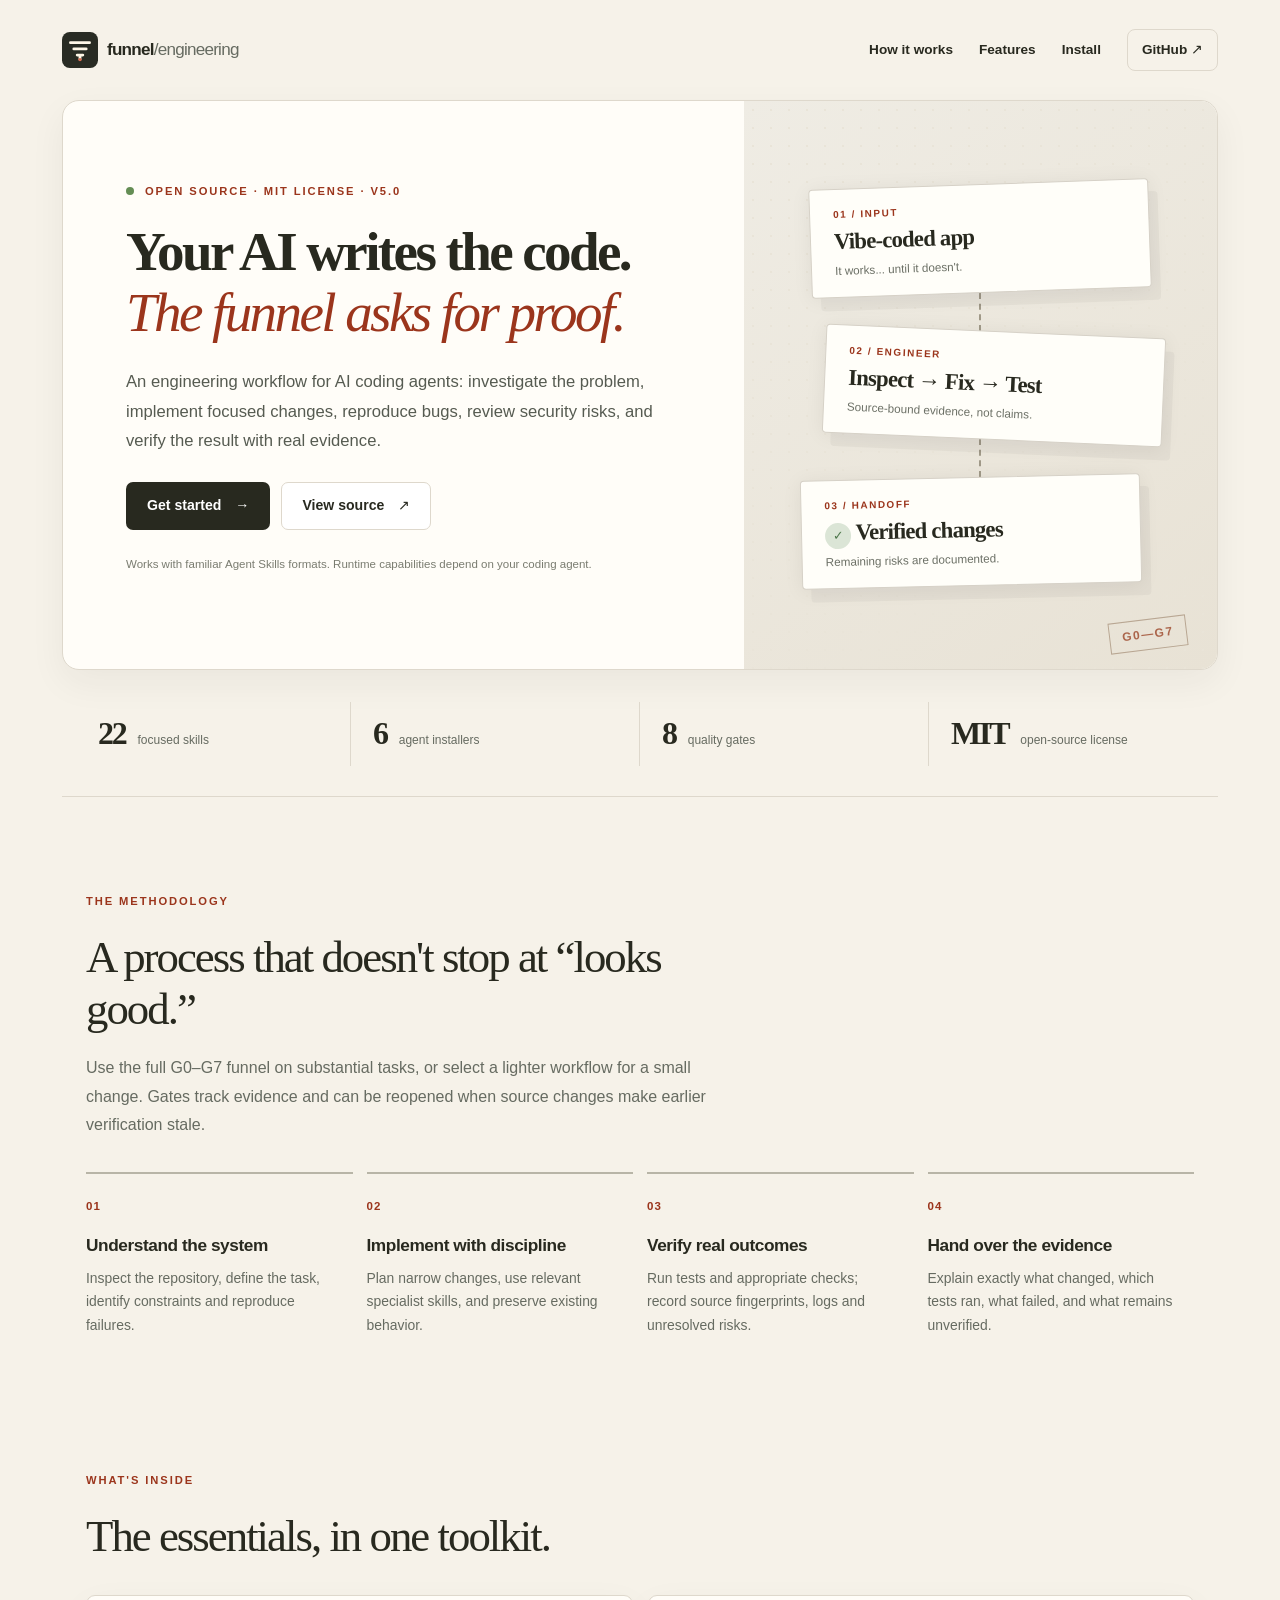
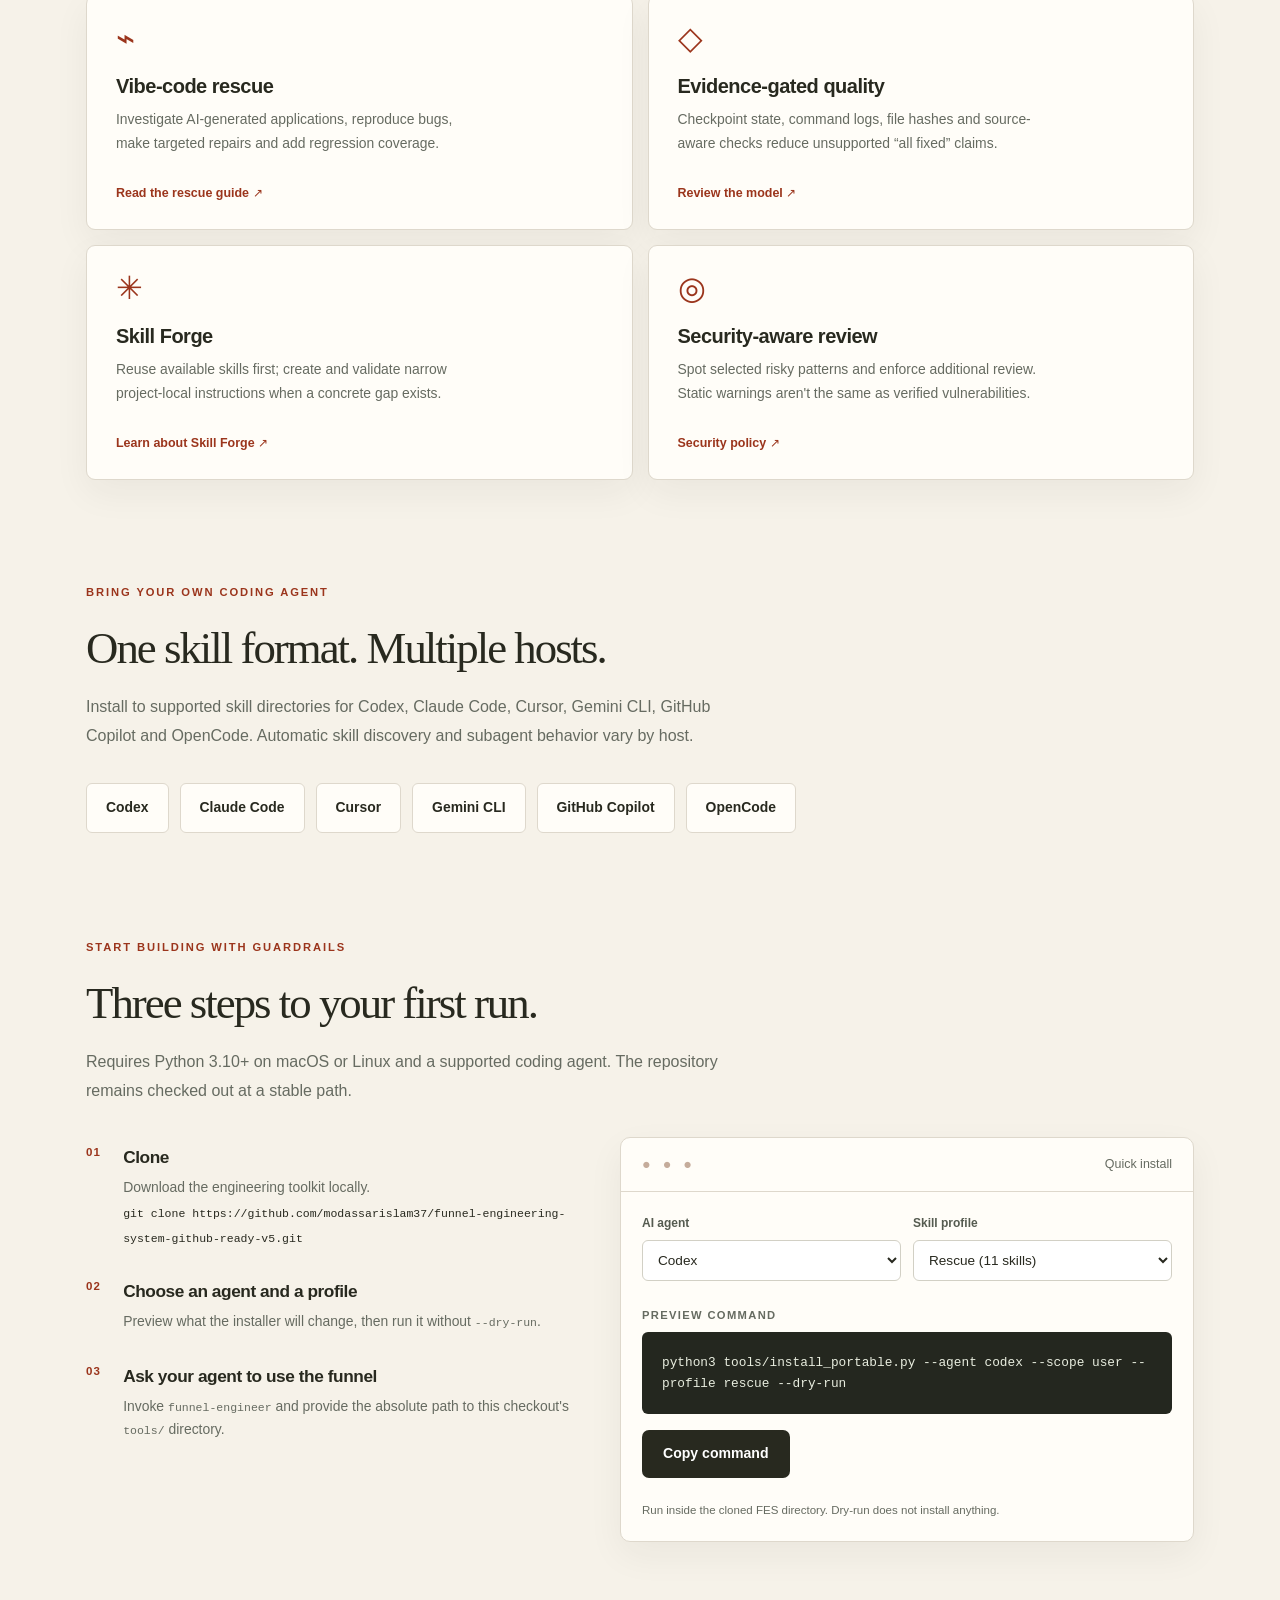
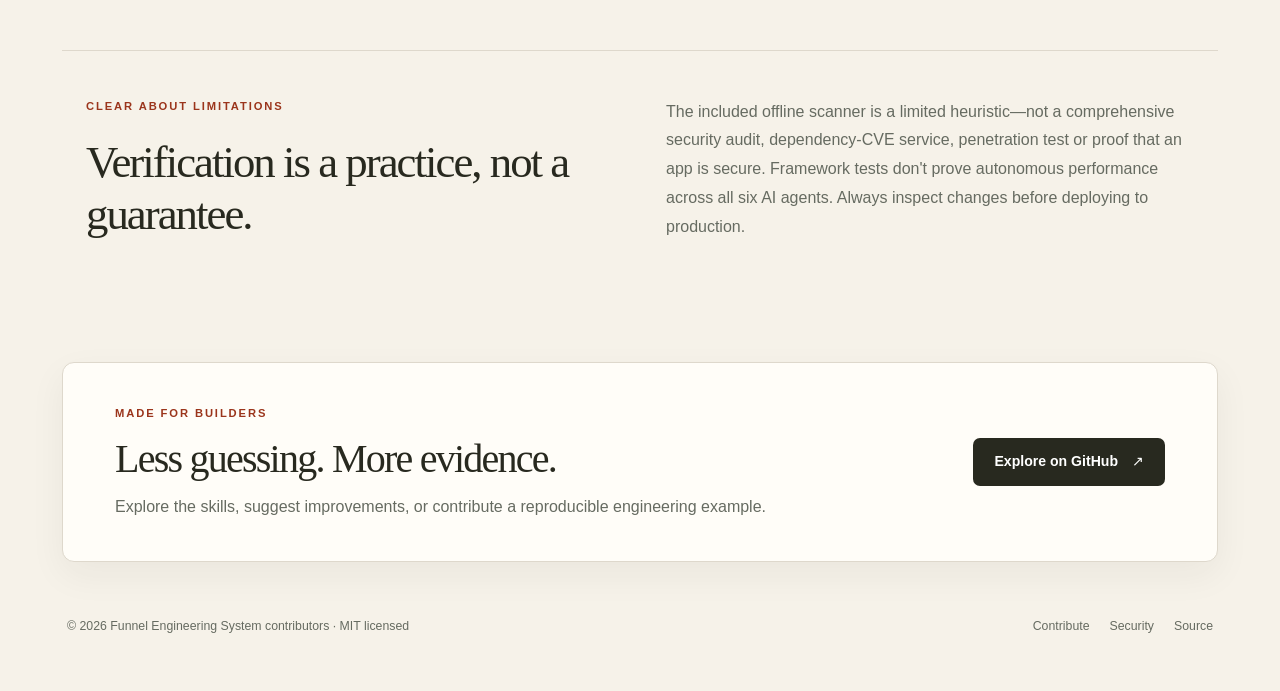
<file: docs/index.html>
<!doctype html>
<html lang="en">
<head>
  <meta charset="utf-8">
  <meta name="viewport" content="width=device-width, initial-scale=1">
  <meta name="theme-color" content="#f6f2e9">
  <title>Funnel Engineering System — AI Coding Agent Skills &amp; Vibe-Code Rescue</title>
  <meta name="description" content="Open-source engineering skills for Codex, Claude Code, Cursor and more. Audit AI-generated apps, repair bugs, check security risks and verify results with evidence.">
  <meta name="author" content="Funnel Engineering System contributors">
  <meta name="robots" content="index, follow, max-image-preview:large">
  <meta name="keywords" content="AI coding agent skills, vibe coding, AI code review, agent skills, bug fixing, security hardening, Codex, Claude Code, Cursor, software engineering">
  <link rel="canonical" href="https://modassarislam37.github.io/funnel-engineering-system-github-ready-v5/">
  <link rel="icon" type="image/svg+xml" href="assets/fes-mark.svg">
  <link rel="stylesheet" href="assets/site.css">
  <meta property="og:type" content="website">
  <meta property="og:locale" content="en_US">
  <meta property="og:site_name" content="Funnel Engineering System">
  <meta property="og:title" content="Funnel Engineering System | Give AI code a review process">
  <meta property="og:description" content="22 open-source AI agent skills, evidence-gated bug repair, security review and cross-agent installers.">
  <meta property="og:url" content="https://modassarislam37.github.io/funnel-engineering-system-github-ready-v5/">
  <meta name="twitter:card" content="summary">
  <meta name="twitter:title" content="Funnel Engineering System — Open-source AI agent workflows">
  <meta name="twitter:description" content="Turn AI-generated code into reviewed, tested, evidence-backed work.">
  <script type="application/ld+json">
  {
    "@context": "https://schema.org",
    "@type": "SoftwareSourceCode",
    "name": "Funnel Engineering System",
    "description": "An open-source, cross-agent toolkit for planning, debugging, reviewing and security-hardening AI-generated software with evidence-gated workflows.",
    "codeRepository": "https://github.com/modassarislam37/funnel-engineering-system-github-ready-v5",
    "url": "https://modassarislam37.github.io/funnel-engineering-system-github-ready-v5/",
    "license": "https://opensource.org/licenses/MIT",
    "programmingLanguage": ["Python"],
    "runtimePlatform": "macOS, Linux",
    "softwareVersion": "5.0.0",
    "isAccessibleForFree": true,
    "keywords": ["AI coding agents", "agent skills", "software engineering", "vibe code rescue", "bug fixing", "security review"],
    "author": {"@type": "Person", "name": "Modassar Islam"}
  }
  </script>
  <script defer src="assets/site.js"></script>
</head>
<body>
  <a class="skip-link" href="#main">Skip to content</a>
  <div class="site-shell">
    <header class="topbar">
      <a class="brand" href="#top" aria-label="Funnel Engineering System home">
        <img src="assets/fes-mark.svg" width="36" height="36" alt="">
        <span>funnel<span class="brand-light">/engineering</span></span>
      </a>
      <nav class="topnav" aria-label="Main navigation">
        <a href="#how-it-works">How it works</a>
        <a href="#features">Features</a>
        <a href="#install">Install</a>
        <a class="nav-github" href="https://github.com/modassarislam37/funnel-engineering-system-github-ready-v5">GitHub <span aria-hidden="true">↗</span></a>
      </nav>
    </header>
    <main id="main">
      <section class="hero paper" id="top" aria-labelledby="hero-title">
        <div class="hero-copy">
          <p class="eyebrow"><span class="status-dot" aria-hidden="true"></span> Open source · MIT license · v5.0</p>
          <h1 id="hero-title">Your AI writes the code.<br><em>The funnel asks for proof.</em></h1>
          <p class="lead">An engineering workflow for AI coding agents: investigate the problem, implement focused changes, reproduce bugs, review security risks, and verify the result with real evidence.</p>
          <div class="hero-actions">
            <a class="button button-primary" href="#install">Get started <span aria-hidden="true">→</span></a>
            <a class="button button-secondary" href="https://github.com/modassarislam37/funnel-engineering-system-github-ready-v5">View source <span aria-hidden="true">↗</span></a>
          </div>
          <p class="fine-print">Works with familiar Agent Skills formats. Runtime capabilities depend on your coding agent.</p>
        </div>
        <div class="hero-art" aria-label="Illustration of an evidence-gated engineering workflow">
          <div class="paper-note note-top"><span class="note-num">01 / INPUT</span><strong>Vibe-coded app</strong><span class="note-sub">It works... until it doesn't.</span></div>
          <div class="pipeline" aria-hidden="true"><span></span><span></span><span></span></div>
          <div class="paper-note note-mid"><span class="note-num">02 / ENGINEER</span><strong>Inspect → Fix → Test</strong><span class="note-sub">Source-bound evidence, not claims.</span></div>
          <div class="pipeline" aria-hidden="true"><span></span><span></span><span></span></div>
          <div class="paper-note note-bottom"><span class="note-num">03 / HANDOFF</span><strong><span class="small-check">✓</span> Verified changes</strong><span class="note-sub">Remaining risks are documented.</span></div>
          <span class="side-stamp" aria-hidden="true">G0—G7</span>
        </div>
      </section>
      <section class="metric-strip" aria-label="Project at a glance">
        <div><span class="metric-number">22</span><span class="metric-label">focused skills</span></div>
        <div><span class="metric-number">6</span><span class="metric-label">agent installers</span></div>
        <div><span class="metric-number">8</span><span class="metric-label">quality gates</span></div>
        <div><span class="metric-number">MIT</span><span class="metric-label">open-source license</span></div>
      </section>
      <section class="section" id="how-it-works" aria-labelledby="workflow-title">
        <div class="section-heading">
          <p class="eyebrow">The methodology</p>
          <h2 id="workflow-title">A process that doesn't stop at “looks good.”</h2>
          <p>Use the full G0–G7 funnel on substantial tasks, or select a lighter workflow for a small change. Gates track evidence and can be reopened when source changes make earlier verification stale.</p>
        </div>
        <ol class="steps">
          <li><span class="step-index">01</span><div><h3>Understand the system</h3><p>Inspect the repository, define the task, identify constraints and reproduce failures.</p></div></li>
          <li><span class="step-index">02</span><div><h3>Implement with discipline</h3><p>Plan narrow changes, use relevant specialist skills, and preserve existing behavior.</p></div></li>
          <li><span class="step-index">03</span><div><h3>Verify real outcomes</h3><p>Run tests and appropriate checks; record source fingerprints, logs and unresolved risks.</p></div></li>
          <li><span class="step-index">04</span><div><h3>Hand over the evidence</h3><p>Explain exactly what changed, which tests ran, what failed, and what remains unverified.</p></div></li>
        </ol>
      </section>
      <section class="section" id="features" aria-labelledby="features-title">
        <div class="section-heading"><p class="eyebrow">What's inside</p><h2 id="features-title">The essentials, in one toolkit.</h2></div>
        <div class="feature-grid">
          <article class="feature-card paper"><span class="feature-icon" aria-hidden="true">⌁</span><h3>Vibe-code rescue</h3><p>Investigate AI-generated applications, reproduce bugs, make targeted repairs and add regression coverage.</p><a href="https://github.com/modassarislam37/funnel-engineering-system-github-ready-v5/blob/main/docs/hardening.md">Read the rescue guide <span aria-hidden="true">↗</span></a></article>
          <article class="feature-card paper"><span class="feature-icon" aria-hidden="true">◇</span><h3>Evidence-gated quality</h3><p>Checkpoint state, command logs, file hashes and source-aware checks reduce unsupported “all fixed” claims.</p><a href="https://github.com/modassarislam37/funnel-engineering-system-github-ready-v5/blob/main/docs/operating-model.md">Review the model <span aria-hidden="true">↗</span></a></article>
          <article class="feature-card paper"><span class="feature-icon" aria-hidden="true">✳</span><h3>Skill Forge</h3><p>Reuse available skills first; create and validate narrow project-local instructions when a concrete gap exists.</p><a href="https://github.com/modassarislam37/funnel-engineering-system-github-ready-v5/blob/main/docs/skill-forge.md">Learn about Skill Forge <span aria-hidden="true">↗</span></a></article>
          <article class="feature-card paper"><span class="feature-icon" aria-hidden="true">◎</span><h3>Security-aware review</h3><p>Spot selected risky patterns and enforce additional review. Static warnings aren't the same as verified vulnerabilities.</p><a href="https://github.com/modassarislam37/funnel-engineering-system-github-ready-v5/blob/main/SECURITY.md">Security policy <span aria-hidden="true">↗</span></a></article>
        </div>
      </section>
      <section class="section compatibility" aria-labelledby="agents-title">
        <div class="section-heading"><p class="eyebrow">Bring your own coding agent</p><h2 id="agents-title">One skill format. Multiple hosts.</h2><p>Install to supported skill directories for Codex, Claude Code, Cursor, Gemini CLI, GitHub Copilot and OpenCode. Automatic skill discovery and subagent behavior vary by host.</p></div>
        <div class="agent-chips" aria-label="Agents with installers"><span>Codex</span><span>Claude Code</span><span>Cursor</span><span>Gemini CLI</span><span>GitHub Copilot</span><span>OpenCode</span></div>
      </section>
      <section class="section install-section" id="install" aria-labelledby="install-title">
        <div class="section-heading"><p class="eyebrow">Start building with guardrails</p><h2 id="install-title">Three steps to your first run.</h2><p>Requires Python 3.10+ on macOS or Linux and a supported coding agent. The repository remains checked out at a stable path.</p></div>
        <div class="install-layout">
          <div class="install-instructions">
            <div class="instruction"><span class="step-index">01</span><div><h3>Clone</h3><p>Download the engineering toolkit locally.</p><code>git clone https://github.com/modassarislam37/funnel-engineering-system-github-ready-v5.git</code></div></div>
            <div class="instruction"><span class="step-index">02</span><div><h3>Choose an agent and a profile</h3><p>Preview what the installer will change, then run it without <code>--dry-run</code>.</p></div></div>
            <div class="instruction"><span class="step-index">03</span><div><h3>Ask your agent to use the funnel</h3><p>Invoke <code>funnel-engineer</code> and provide the absolute path to this checkout's <code>tools/</code> directory.</p></div></div>
          </div>
          <div class="code-panel paper" aria-label="Interactive installation command">
            <div class="code-panel-top"><span class="terminal-dots" aria-hidden="true">● ● ●</span><span>Quick install</span></div>
            <div class="code-controls">
              <label for="agent-select">AI agent</label>
              <select id="agent-select"><option value="codex">Codex</option><option value="claude">Claude Code</option><option value="cursor">Cursor</option><option value="gemini">Gemini CLI</option><option value="copilot">GitHub Copilot</option><option value="opencode">OpenCode</option></select>
              <label for="profile-select">Skill profile</label>
              <select id="profile-select"><option value="rescue">Rescue (11 skills)</option><option value="core">Core (9 skills)</option><option value="full">Full (22 skills)</option></select>
            </div>
            <p class="code-label">Preview command</p>
            <pre><code id="install-command">python3 tools/install_portable.py --agent codex --scope user --profile rescue --dry-run</code></pre>
            <button type="button" class="button button-primary copy-button" id="copy-command">Copy command</button>
            <p class="copy-status" id="copy-status" role="status" aria-live="polite"></p>
            <p class="code-footnote">Run inside the cloned FES directory. Dry-run does not install anything.</p>
          </div>
        </div>
      </section>
      <section class="section caution" aria-labelledby="limits-title">
        <div><p class="eyebrow">Clear about limitations</p><h2 id="limits-title">Verification is a practice, not a guarantee.</h2></div>
        <p>The included offline scanner is a limited heuristic—not a comprehensive security audit, dependency-CVE service, penetration test or proof that an app is secure. Framework tests don't prove autonomous performance across all six AI agents. Always inspect changes before deploying to production.</p>
      </section>
      <section class="bottom-cta paper">
        <div><p class="eyebrow">Made for builders</p><h2>Less guessing. More evidence.</h2><p>Explore the skills, suggest improvements, or contribute a reproducible engineering example.</p></div>
        <a class="button button-primary" href="https://github.com/modassarislam37/funnel-engineering-system-github-ready-v5">Explore on GitHub <span aria-hidden="true">↗</span></a>
      </section>
    </main>
    <footer class="footer">
      <p>© 2026 Funnel Engineering System contributors · MIT licensed</p>
      <div><a href="https://github.com/modassarislam37/funnel-engineering-system-github-ready-v5/blob/main/CONTRIBUTING.md">Contribute</a><a href="https://github.com/modassarislam37/funnel-engineering-system-github-ready-v5/blob/main/SECURITY.md">Security</a><a href="https://github.com/modassarislam37/funnel-engineering-system-github-ready-v5">Source</a></div>
    </footer>
  </div>
</body>
</html>
</file>
<file: docs/assets/site.css>
:root{color-scheme:light;--paper:#fffdf8;--canvas:#f6f2e9;--ink:#28291f;--muted:#666b61;--border:#ded8cc;--accent:#c85231;--accent-dark:#9b351c;--sage:#dbe5d6;--shadow:0 13px 36px rgba(45,45,33,.055);font-family:Inter,ui-sans-serif,-apple-system,BlinkMacSystemFont,"Segoe UI",sans-serif;font-synthesis:none}*{box-sizing:border-box}html{scroll-behavior:smooth}body{margin:0;background:var(--canvas);color:var(--ink);line-height:1.55}a{color:inherit}button,select{font:inherit}button{cursor:pointer}img{max-width:100%}.site-shell{max-width:1216px;padding:0 30px;margin:0 auto}.skip-link{position:absolute;left:12px;top:-100px;z-index:1000;background:#fff;padding:10px;border:2px solid var(--ink)}.skip-link:focus{top:12px}:focus-visible{outline:3px solid var(--accent);outline-offset:3px}.topbar{height:100px;display:flex;justify-content:space-between;align-items:center;gap:24px}.brand{display:flex;align-items:center;gap:9px;text-decoration:none;font-weight:800;letter-spacing:-.045em;font-size:1.07rem}.brand-light{font-weight:500;color:var(--muted)}.topnav{display:flex;align-items:center;gap:26px;font-size:.85rem;font-weight:650}.topnav a{text-decoration:none}.topnav a:hover,.footer a:hover{color:var(--accent-dark)}.nav-github{padding:9px 14px;border:1px solid var(--border);border-radius:8px}.paper{border:1px solid var(--border);background:var(--paper);box-shadow:var(--shadow)}.hero{min-height:570px;border-radius:17px;display:grid;grid-template-columns:1.18fr .82fr;overflow:hidden}.hero-copy{padding:82px 50px 60px 63px;position:relative;z-index:1}.eyebrow{color:var(--accent-dark);font-size:.7rem;text-transform:uppercase;letter-spacing:.17em;font-weight:800;margin:0 0 22px}.status-dot{display:inline-block;width:8px;height:8px;background:#648d54;border-radius:50%;margin-right:6px}.hero h1,h2,h3,p{margin-top:0}.hero h1,h2{font-family:Georgia,"Times New Roman",serif;letter-spacing:-.047em}.hero h1{font-size:clamp(2.65rem,4.3vw,4.5rem);line-height:1.1;margin:0 0 24px;font-weight:600}.hero h1 em{font-weight:400;color:var(--accent-dark);font-style:italic}.lead{max-width:540px;font-size:1.04rem;color:#565b51;line-height:1.75;margin-bottom:27px}.hero-actions{display:flex;flex-wrap:wrap;gap:11px}.button{display:inline-flex;align-items:center;justify-content:center;gap:14px;padding:12px 20px;border-radius:7px;border:1px solid transparent;text-decoration:none;font-size:.88rem;font-weight:760;white-space:nowrap;transition:transform .16s ease,box-shadow .16s ease}.button:hover{transform:translateY(-2px)}.button-primary{background:var(--ink);color:white}.button-primary:hover{background:#484a3d;box-shadow:0 6px 13px #28291f25}.button-secondary{border-color:var(--border);background:#fff;color:var(--ink)}.fine-print{color:#7a7c70;font-size:.72rem;margin:26px 0 0}.hero-art{position:relative;background:radial-gradient(circle at center,#e9e4d8 1px,transparent 1px) 0 0/18px 18px,linear-gradient(145deg,#efece4,#e8e2d5);display:flex;align-items:center;justify-content:center;flex-direction:column;padding:60px 40px}.paper-note{background:#fffef9;width:min(340px,100%);border:1px solid #d6d1c7;box-shadow:9px 13px 0 #22221e0a,0 2px 20px #22221e10;border-radius:4px;padding:17px 23px;transform:rotate(-2deg);display:flex;flex-direction:column;gap:2px}.note-mid{transform:rotate(2.5deg);margin-left:28px}.note-bottom{transform:rotate(-1.3deg);margin-right:18px}.note-num{font-size:.62rem;letter-spacing:.16em;color:var(--accent-dark);font-weight:900}.paper-note strong{font-family:Georgia,serif;font-size:1.42rem;letter-spacing:-.035em}.note-sub{font-size:.73rem;color:#6c7066}.small-check{display:inline-grid;background:var(--sage);color:#4d774b;width:26px;height:26px;border-radius:50%;place-items:center;font-family:ui-sans-serif,sans-serif;font-size:.8rem}.pipeline{width:1px;height:38px;border-left:2px dashed #a09988}.side-stamp{position:absolute;bottom:19px;right:30px;transform:rotate(-7deg);border:1px solid #b9a793;color:#ab654b;font-size:.75rem;letter-spacing:.13em;padding:5px 12px;font-weight:800}.metric-strip{display:grid;grid-template-columns:repeat(4,1fr);gap:0;padding:32px 0 30px;border-bottom:1px solid var(--border)}.metric-strip>div{display:flex;align-items:baseline;gap:12px;padding:7px 22px;border-right:1px solid var(--border)}.metric-strip>div:first-child{padding-left:36px}.metric-strip>div:last-child{border-right:0}.metric-number{font-family:Georgia,serif;font-weight:700;font-size:2rem;letter-spacing:-.07em}.metric-label{font-size:.75rem;color:var(--muted)}.section{padding:96px 24px 8px;scroll-margin-top:40px}.section-heading{max-width:660px;margin:0 0 32px}.section-heading h2,.caution h2,.bottom-cta h2{font-family:Georgia,serif;font-size:clamp(2.05rem,3.5vw,3.25rem);line-height:1.16;font-weight:500;letter-spacing:-.044em;margin:0 0 18px}.section-heading>p:last-child{color:var(--muted);line-height:1.8;margin:0}.steps{display:grid;grid-template-columns:repeat(4,1fr);gap:14px;list-style:none;margin:0;padding:0}.steps li{border-top:2px solid #b8b5a7;padding:19px 13px 16px 0}.step-index{color:var(--accent-dark);font-weight:850;font-size:.72rem;letter-spacing:.1em}.steps h3,.feature-card h3,.instruction h3{font-size:1.08rem;letter-spacing:-.025em;margin:14px 0 8px}.steps p,.feature-card p,.instruction p{font-size:.87rem;color:var(--muted);line-height:1.7}.feature-grid{display:grid;grid-template-columns:repeat(2,1fr);gap:15px}.feature-card{min-height:235px;border-radius:9px;padding:26px 29px;display:flex;align-items:flex-start;flex-direction:column}.feature-icon{color:var(--accent-dark);font-size:2rem;line-height:1}.feature-card h3{font-size:1.25rem;margin:17px 0 6px}.feature-card p{max-width:370px}.feature-card a{color:var(--accent-dark);font-size:.78rem;font-weight:800;text-decoration:none;margin-top:auto}.feature-card a:hover{text-decoration:underline}.compatibility{padding-bottom:10px}.agent-chips{display:flex;flex-wrap:wrap;gap:11px}.agent-chips span{padding:13px 19px;background:var(--paper);border:1px solid var(--border);border-radius:6px;font-size:.87rem;font-weight:700}.install-layout{display:grid;grid-template-columns:.92fr 1.08fr;gap:45px;align-items:start}.instruction{display:flex;gap:22px;padding:7px 0 22px}.instruction h3{margin:0 0 5px}.instruction p{margin:0}.instruction code{font-size:.72rem;overflow-wrap:anywhere}.code-panel{border-radius:10px;overflow:hidden}.code-panel-top{padding:15px 21px;border-bottom:1px solid var(--border);display:flex;justify-content:space-between;align-items:center;color:var(--muted);font-size:.78rem}.terminal-dots{color:#c5ac9b;font-size:.9rem;letter-spacing:4px}.code-controls{display:grid;grid-template-columns:1fr 1fr;gap:8px 12px;padding:22px 21px 9px}.code-controls label{font-size:.75rem;font-weight:750;color:#555b50}.code-controls select{width:100%;background:#fff;border:1px solid #d2d0c5;border-radius:6px;padding:11px;color:var(--ink);font-size:.85rem}.code-controls label:nth-of-type(1){grid-column:1;grid-row:1}.code-controls label:nth-of-type(2){grid-column:2;grid-row:1}.code-controls select:nth-of-type(1){grid-column:1;grid-row:2}.code-controls select:nth-of-type(2){grid-column:2;grid-row:2}.code-label{padding:0 21px;margin:17px 0 7px;color:var(--muted);font-size:.7rem;text-transform:uppercase;letter-spacing:.12em;font-weight:750}.code-panel pre{margin:0 21px 16px;padding:20px;overflow-x:auto;white-space:pre-wrap;overflow-wrap:anywhere;background:#24271f;color:#e8eddf;border-radius:6px;font-size:.8rem;line-height:1.65}.copy-button{margin:0 21px 0}.copy-status{margin:8px 21px 0;font-size:.76rem;min-height:1.1em;color:#456841}.code-footnote{font-size:.72rem;color:var(--muted);margin:2px 21px 21px;line-height:1.6}.caution{display:grid;grid-template-columns:1fr 1fr;gap:52px;align-items:start;border-top:1px solid var(--border);margin-top:100px;padding-top:47px}.caution p:last-child{color:var(--muted);line-height:1.8;margin:0}.bottom-cta{margin:95px 0 55px;padding:42px 52px;border-radius:12px;display:flex;justify-content:space-between;align-items:center;gap:30px}.bottom-cta .eyebrow{margin-bottom:14px}.bottom-cta h2{font-size:2.5rem;margin-bottom:12px}.bottom-cta p:last-child{margin:0;color:var(--muted)}.footer{padding:0 5px 55px;display:flex;justify-content:space-between;align-items:center;gap:18px;font-size:.77rem;color:var(--muted)}.footer p{margin:0}.footer>div{display:flex;gap:20px}.footer a{text-decoration:none}@media(max-width:960px){.hero{grid-template-columns:1fr}.hero-copy{padding:59px 45px}.hero-art{min-height:380px}.steps{grid-template-columns:repeat(2,1fr)}.install-layout{grid-template-columns:1fr;gap:18px}.metric-strip>div{flex-direction:column;gap:0;padding:12px 14px}.metric-strip>div:first-child{padding-left:14px}.caution{grid-template-columns:1fr;gap:0}.section{padding:75px 10px 6px}}@media(max-width:600px){.site-shell{padding:0 16px}.topbar{height:auto;min-height:84px;align-items:flex-start;padding-top:18px;flex-direction:column;gap:7px;padding-bottom:14px}.topnav{width:100%;gap:15px;justify-content:space-between;font-size:.73rem}.nav-github{padding:5px 8px}.hero-copy{padding:41px 23px}.hero h1{font-size:2.5rem}.hero-art{padding:40px 28px;min-height:330px}.paper-note strong{font-size:1.12rem}.metric-strip{grid-template-columns:repeat(2,1fr);gap:2px}.metric-strip>div{border-right:0;padding:12px}.metric-number{font-size:1.75rem}.steps,.feature-grid{grid-template-columns:1fr}.feature-card{min-height:auto}.section{padding:63px 2px 5px}.bottom-cta{margin:67px 0 42px;padding:30px 22px;flex-direction:column;align-items:flex-start}.bottom-cta h2{font-size:2.1rem}.footer{align-items:flex-start;flex-direction:column}.footer>div{flex-wrap:wrap}.code-controls{grid-template-columns:1fr}.code-controls label:nth-of-type(2){grid-column:1;grid-row:3}.code-controls select:nth-of-type(2){grid-column:1;grid-row:4}}@media(prefers-reduced-motion:reduce){html{scroll-behavior:auto}*,*::before,*::after{transition:none!important;animation:none!important}}
</file>
